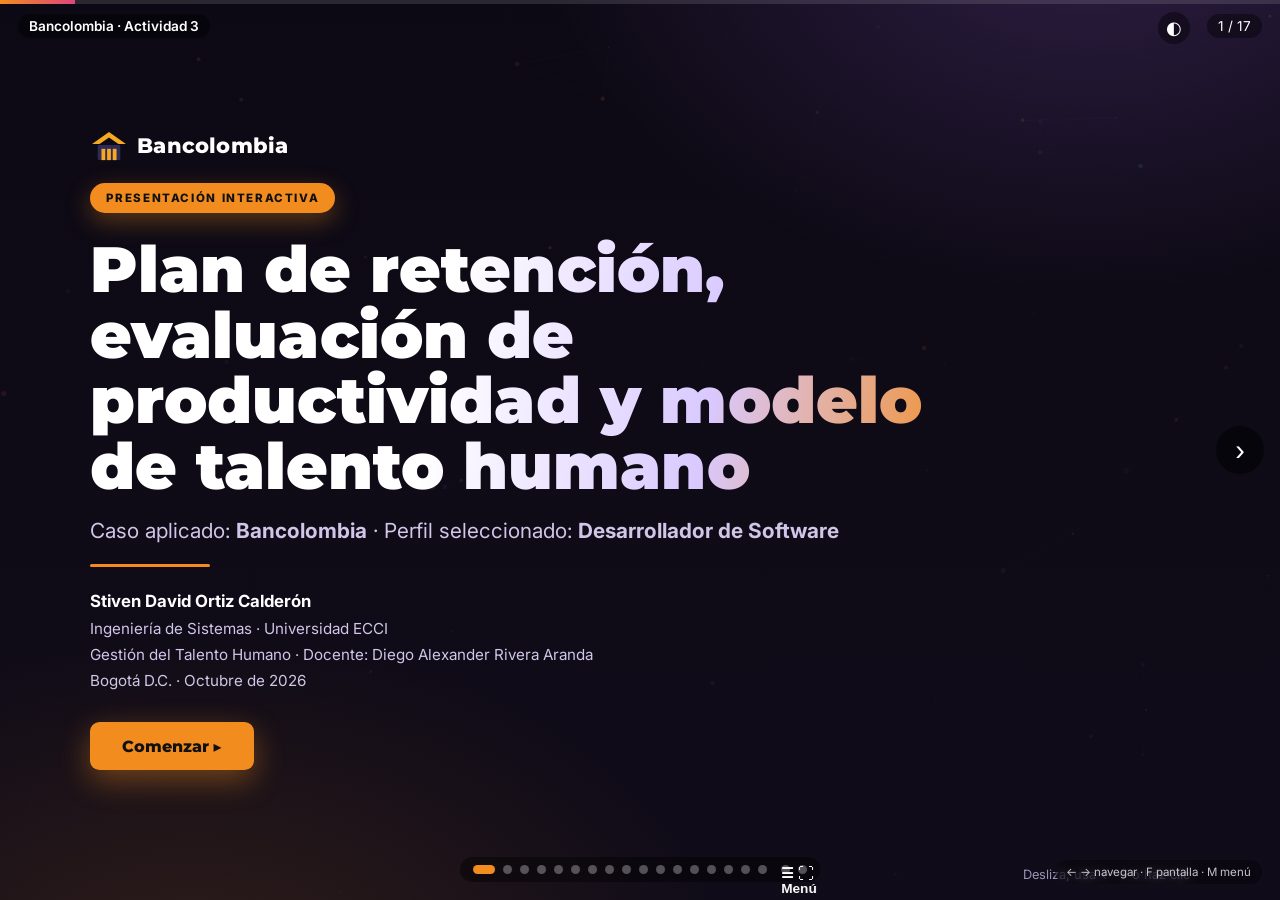
<file: index.html>
<!DOCTYPE html>
<html lang="es">
<head>
  <meta charset="UTF-8" />
  <meta name="viewport" content="width=device-width, initial-scale=1.0" />
  <title>Actividad 3 · Talento Humano · Bancolombia</title>
  <meta name="description" content="Presentación interactiva: plan de retención, evaluación de productividad y modelo de talento humano para Bancolombia. Stiven David Ortiz Calderón, Universidad ECCI." />
  <link rel="preconnect" href="https://fonts.googleapis.com" />
  <link href="https://fonts.googleapis.com/css2?family=Montserrat:wght@400;600;800;900&family=Inter:wght@300;400;500;600&display=swap" rel="stylesheet" />
  <link rel="stylesheet" href="styles.css" />
</head>
<body>

  <!-- Pantalla de carga -->
  <div class="loader" id="loader">
    <div class="loader__ring"></div>
    <p class="loader__txt">Cargando presentación…</p>
  </div>

  <!-- Fondo de partículas -->
  <canvas id="fx"></canvas>

  <!-- HUD -->
  <div class="progress-bar"><span id="progress"></span></div>
  <div class="counter"><span id="current">1</span> / <span id="total">17</span></div>
  <div class="brand">Bancolombia · Actividad 3</div>
  <button class="theme-toggle" id="theme" title="Cambiar tema claro/oscuro">◐</button>

  <main id="deck">

    <!-- 1 PORTADA -->
    <section class="slide slide--dark is-active has-photo" style="--photo:url('https://images.unsplash.com/photo-1486406146926-c627a92ad1ab?w=1600&q=70')">
      <div class="hero">
        <div class="logo anim" aria-label="Bancolombia">
          <svg viewBox="0 0 40 34" width="38" height="32" role="img">
            <path d="M20 2 L38 15 H30 L20 8 L10 15 H2 Z" fill="#F7A823"/>
            <rect x="8" y="16" width="24" height="16" rx="1.5" fill="#2D2A5A"/>
            <rect x="12" y="20" width="4" height="12" fill="#F7A823"/>
            <rect x="18" y="20" width="4" height="12" fill="#F7A823"/>
            <rect x="24" y="20" width="4" height="12" fill="#F7A823"/>
          </svg>
          <span>Bancolombia</span>
        </div>
        <span class="tag anim">PRESENTACIÓN INTERACTIVA</span>
        <h1 class="hero__title anim">Plan de retención, evaluación de productividad y modelo de talento humano</h1>
        <p class="hero__sub anim">Caso aplicado: <b>Bancolombia</b> · Perfil seleccionado: <b>Desarrollador de Software</b></p>
        <div class="hero__line anim"></div>
        <div class="hero__author anim">
          <p class="name">Stiven David Ortiz Calderón</p>
          <p>Ingeniería de Sistemas · Universidad ECCI</p>
          <p>Gestión del Talento Humano · Docente: Diego Alexander Rivera Aranda</p>
          <p>Bogotá D.C. · Octubre de 2026</p>
        </div>
        <button class="btn-start anim" data-goto="1">Comenzar <span>▸</span></button>
      </div>
      <div class="scroll-hint anim">Desliza, usa ← → o haz clic</div>
    </section>

    <!-- 2 MENÚ -->
    <section class="slide slide--dark">
      <span class="kicker anim">Contenido</span>
      <h2 class="title anim">Elige una sección</h2>
      <div class="catalog stagger">
        <button class="cat" data-goto="2" style="--c:#7A4FB5">
          <span class="cat__num">01</span><span class="cat__name">Contexto y perfil</span>
          <span class="cat__desc">La empresa, el cargo y de dónde parte el plan</span><span class="cat__go">Ver ▸</span>
        </button>
        <button class="cat" data-goto="5" style="--c:#F28C1E">
          <span class="cat__num">02</span><span class="cat__name">Modelo de talento</span>
          <span class="cat__desc">El enfoque que usa Bancolombia</span><span class="cat__go">Ver ▸</span>
        </button>
        <button class="cat" data-goto="7" style="--c:#2BB3A3">
          <span class="cat__num">03</span><span class="cat__name">Plan de retención</span>
          <span class="cat__desc">Que el talento clave quiera quedarse</span><span class="cat__go">Ver ▸</span>
        </button>
        <button class="cat" data-goto="13" style="--c:#E0457B">
          <span class="cat__num">04</span><span class="cat__name">Evaluación</span>
          <span class="cat__desc">Cómo medir el desempeño</span><span class="cat__go">Ver ▸</span>
        </button>
      </div>
    </section>

    <!-- 3 CONTEXTO -->
    <section class="slide slide--light">
      <span class="kicker kicker--purple anim">La base del trabajo</span>
      <h2 class="title title--dark anim">La empresa y el cargo</h2>
      <div class="two-col stagger">
        <div class="panel panel--purple">
          <h3>Bancolombia</h3>
          <p>Entidad financiera más grande de Colombia y una de las mayores de América Latina. Su operación depende de la confianza de millones de clientes y del talento que la sostiene.</p>
          <p>El reto no es recibir muchas hojas de vida, sino atraer y conservar perfiles técnicos escasos: desarrollo de software, ciencia de datos y seguridad de la información.</p>
        </div>
        <div class="panel panel--light">
          <span class="mini">Perfil seleccionado · Corte 2</span>
          <h3 class="dark">Desarrollador de Software</h3>
          <ul class="ticks">
            <li>Trabaja en los productos digitales del banco</li>
            <li>Lidera a dos personas a su cargo</li>
            <li>Candidata elegida: Marta Castro</li>
          </ul>
          <div class="bars">
            <div class="bar"><span>Experiencia técnica</span><div class="bar__track"><i data-fill="95" style="--c:#5B2A86"></i></div></div>
            <div class="bar"><span>Liderazgo</span><div class="bar__track"><i data-fill="85" style="--c:#F28C1E"></i></div></div>
            <div class="bar"><span>Aprendizaje continuo</span><div class="bar__track"><i data-fill="90" style="--c:#2BB3A3"></i></div></div>
          </div>
        </div>
      </div>
      <div class="photostrip stagger">
        <figure><img loading="lazy" src="https://images.unsplash.com/photo-1554224155-6726b3ff858f?w=600&q=70" alt="Sector financiero"><figcaption>Banca y finanzas</figcaption></figure>
        <figure><img loading="lazy" src="https://images.unsplash.com/photo-1522071820081-009f0129c71c?w=600&q=70" alt="Equipo de trabajo"><figcaption>Equipos de tecnología</figcaption></figure>
        <figure><img loading="lazy" src="https://images.unsplash.com/photo-1551288049-bebda4e38f71?w=600&q=70" alt="Análisis de datos"><figcaption>Datos y productos digitales</figcaption></figure>
      </div>
    </section>

    <!-- 4 CIFRAS CLAVE (contadores) -->
    <section class="slide slide--dark">
      <span class="kicker kicker--orange anim">Por qué Marta Castro</span>
      <h2 class="title anim">Cifras que respaldan la decisión</h2>
      <p class="lead lead--light anim">Logros medibles de la candidata seleccionada, tomados de su hoja de vida (Corte 2).</p>
      <div class="stats stagger">
        <div class="stat"><span class="stat__n" data-count="10" data-suffix="+">0</span><span class="stat__l">años de experiencia</span></div>
        <div class="stat"><span class="stat__n" data-count="25" data-suffix="%">0</span><span class="stat__l">aumento en ingresos</span></div>
        <div class="stat"><span class="stat__n" data-count="20" data-suffix="%">0</span><span class="stat__l">más satisfacción del cliente</span></div>
        <div class="stat"><span class="stat__n" data-count="10" data-suffix="">0</span><span class="stat__l">personas lideradas</span></div>
      </div>
    </section>

    <!-- 5 DIVISORIA MODELO -->
    <section class="slide slide--dark has-photo photo--side" style="--photo:url('https://images.unsplash.com/photo-1600880292203-757bb62b4baf?w=1200&q=70')">
      <div class="divider">
        <span class="divider__num anim pop">02</span>
        <h2 class="anim">Modelo de talento humano</h2>
        <p class="anim">El enfoque definido para Bancolombia en el primer corte</p>
      </div>
    </section>

    <!-- 6 MODELO CICLO -->
    <section class="slide slide--light">
      <span class="kicker kicker--orange anim">Punto 4 de la actividad</span>
      <h2 class="title title--dark anim">Modelo basado en el ciclo del empleado</h2>
      <p class="lead anim">Bancolombia gestiona su talento como un conjunto de procesos encadenados (Chiavenato, 2020), no como tareas sueltas. Son seis etapas conectadas entre sí.</p>
      <div class="grid6 stagger">
        <div class="step" style="--c:#5B2A86"><span>1</span><b>Reclutamiento</b><em>Atraer perfiles técnicos escasos</em></div>
        <div class="step" style="--c:#F28C1E"><span>2</span><b>Selección</b><em>Escoger idoneidad e integridad</em></div>
        <div class="step" style="--c:#2BB3A3"><span>3</span><b>Inducción</b><em>Integrar y volver productiva a la persona</em></div>
        <div class="step" style="--c:#7A4FB5"><span>4</span><b>Desarrollo</b><em>Cerrar brechas digitales y de liderazgo</em></div>
        <div class="step" style="--c:#E0457B"><span>5</span><b>Retención</b><em>Conservar el talento valioso</em></div>
        <div class="step" style="--c:#C98A1B"><span>6</span><b>Salida</b><em>Cerrar el ciclo con respeto y seguridad</em></div>
      </div>
    </section>

    <!-- 7 DIVISORIA RETENCIÓN -->
    <section class="slide slide--dark has-photo photo--side" style="--photo:url('https://images.unsplash.com/photo-1600880292203-757bb62b4baf?w=1200&q=70')">
      <div class="divider">
        <span class="divider__num anim pop">03</span>
        <h2 class="anim">Plan de retención de personal</h2>
        <p class="anim">Cinco frentes para que el desarrollador de software quiera quedarse</p>
      </div>
    </section>

    <!-- 8 RETENCIÓN RESUMEN -->
    <section class="slide slide--light">
      <span class="kicker kicker--teal anim">Punto 2 de la actividad</span>
      <h2 class="title title--dark anim">Cinco palancas de retención</h2>
      <p class="lead anim">Haz clic en cualquier palanca para ver su detalle.</p>
      <div class="levers stagger">
        <button class="lever" data-goto="8" style="--c:#5B2A86"><span class="lever__i">◆</span><b>Motivación y compromiso</b><em>Propósito, autonomía y aporte visible</em></button>
        <button class="lever" data-goto="9" style="--c:#F28C1E"><span class="lever__i">▲</span><b>Desarrollo y carrera</b><em>Crecimiento, sucesión y liderazgo</em></button>
        <button class="lever" data-goto="10" style="--c:#2BB3A3"><span class="lever__i">★</span><b>Reconocimiento y recompensas</b><em>Compensación, bonos y reconocimiento</em></button>
        <button class="lever" data-goto="11" style="--c:#7A4FB5"><span class="lever__i">⬡</span><b>Flexibilidad laboral</b><em>Híbrido real y equilibrio de vida</em></button>
        <button class="lever" data-goto="12" style="--c:#E0457B"><span class="lever__i">●</span><b>Retroalimentación</b><em>Escuchar y actuar de forma continua</em></button>
      </div>
    </section>

    <!-- 9 DETALLE 1 -->
    <section class="slide slide--light">
      <span class="kicker kicker--purple anim">Retención · Frente 1</span>
      <h2 class="title title--dark anim">Motivación y compromiso</h2>
      <div class="detail stagger">
        <div class="detail__idea" style="--c:#5B2A86"><h3>Que la gente quiera dar lo mejor</h3><p>La motivación de un perfil técnico no es solo el salario: es sentir que su trabajo tiene sentido y que tiene margen para decidir.</p></div>
        <div class="detail__acts">
          <div class="act" style="--c:#5B2A86"><b>Propósito.</b> Conectar cada proyecto con el impacto real en los clientes del banco.</div>
          <div class="act" style="--c:#5B2A86"><b>Autonomía técnica.</b> Dejar que decida cómo resolver, no solo que ejecute órdenes.</div>
          <div class="act" style="--c:#5B2A86"><b>Retos reales.</b> Asignar proyectos que lo saquen de la zona de confort sin quemarlo.</div>
          <div class="act" style="--c:#5B2A86"><b>Voz en las decisiones.</b> Incluirlo en las definiciones técnicas del área.</div>
        </div>
      </div>
    </section>

    <!-- 10 DETALLE 2 -->
    <section class="slide slide--light">
      <span class="kicker kicker--orange anim">Retención · Frente 2</span>
      <h2 class="title title--dark anim">Desarrollo profesional y carrera</h2>
      <div class="detail stagger">
        <div class="detail__idea" style="--c:#F28C1E"><h3>Un camino claro hacia dónde crecer</h3><p>La gente se va cuando no ve futuro. Mostrar una ruta de crecimiento es una de las formas más baratas de retener.</p></div>
        <div class="detail__acts">
          <div class="act" style="--c:#F28C1E"><b>Ruta de carrera.</b> Mapa claro de a dónde puede llegar dentro del banco.</div>
          <div class="act" style="--c:#F28C1E"><b>Plan de sucesión.</b> Prepararlo para cargos clave con anticipación.</div>
          <div class="act" style="--c:#F28C1E"><b>Formación en liderazgo.</b> Capacitarlo para dirigir a las dos personas a su cargo.</div>
          <div class="act" style="--c:#F28C1E"><b>Upskilling continuo.</b> Cursos y certificaciones en tecnologías del banco.</div>
        </div>
      </div>
    </section>

    <!-- 11 DETALLE 3 -->
    <section class="slide slide--light">
      <span class="kicker kicker--teal anim">Retención · Frente 3</span>
      <h2 class="title title--dark anim">Reconocimiento y recompensas</h2>
      <div class="detail stagger">
        <div class="detail__idea" style="--c:#2BB3A3"><h3>Que el buen trabajo se note y se premie</h3><p>Reconocer no es solo dinero. Combina recompensa económica con reconocimiento visible del aporte.</p></div>
        <div class="detail__acts">
          <div class="act" style="--c:#2BB3A3"><b>Compensación competitiva.</b> Revisión periódica del salario frente al mercado.</div>
          <div class="act" style="--c:#2BB3A3"><b>Bonos por resultados.</b> Incentivos ligados a metas de proyecto cumplidas.</div>
          <div class="act" style="--c:#2BB3A3"><b>Reconocimiento público.</b> Destacar logros en espacios del equipo y del área.</div>
          <div class="act" style="--c:#2BB3A3"><b>Beneficios flexibles.</b> Paquete que la persona arma según lo que valora.</div>
        </div>
      </div>
    </section>

    <!-- 12 DETALLE 4 -->
    <section class="slide slide--light">
      <span class="kicker kicker--purple anim">Retención · Frente 4</span>
      <h2 class="title title--dark anim">Políticas de flexibilidad laboral</h2>
      <div class="detail stagger">
        <div class="detail__idea" style="--c:#7A4FB5"><h3>Equilibrio real entre vida y trabajo</h3><p>Bancolombia ya promueve el trabajo híbrido. Volverlo política real, no beneficio ocasional, es clave para retener.</p></div>
        <div class="detail__acts">
          <div class="act" style="--c:#7A4FB5"><b>Trabajo híbrido.</b> Combinar presencial y remoto de forma estable.</div>
          <div class="act" style="--c:#7A4FB5"><b>Horario flexible.</b> Entregar por resultados, no por horas de silla.</div>
          <div class="act" style="--c:#7A4FB5"><b>Desconexión laboral.</b> Respetar el tiempo personal fuera de jornada.</div>
          <div class="act" style="--c:#7A4FB5"><b>Bienestar integral.</b> Apoyo en salud física y mental del colaborador.</div>
        </div>
      </div>
    </section>

    <!-- 13 DETALLE 5 -->
    <section class="slide slide--light">
      <span class="kicker anim" style="color:#E0457B">Retención · Frente 5</span>
      <h2 class="title title--dark anim">Mecanismos de retroalimentación</h2>
      <div class="detail stagger">
        <div class="detail__idea" style="--c:#E0457B"><h3>Escuchar y, sobre todo, actuar</h3><p>No basta con preguntar: la gente se desmotiva si siente que su opinión no cambia nada.</p></div>
        <div class="detail__acts">
          <div class="act" style="--c:#E0457B"><b>Uno a uno frecuente.</b> Conversaciones periódicas jefe-colaborador.</div>
          <div class="act" style="--c:#E0457B"><b>Encuestas de clima.</b> Medir cómo se siente el equipo con regularidad.</div>
          <div class="act" style="--c:#E0457B"><b>Canal siempre abierto.</b> Un medio para dar ideas o reportar problemas.</div>
          <div class="act" style="--c:#E0457B"><b>Acción visible.</b> Mostrar qué cambios surgieron de lo que se escuchó.</div>
        </div>
      </div>
    </section>

    <!-- 14 EVALUACIÓN -->
    <section class="slide slide--light">
      <span class="kicker kicker--orange anim">Punto 3 de la actividad</span>
      <h2 class="title title--dark anim">Cómo evaluamos la productividad</h2>
      <div class="cols3 stagger">
        <div class="colcard"><header style="--c:#F28C1E">Métodos y herramientas</header>
          <ul><li>Objetivos por resultados (OKR)</li><li>Evaluación 360 grados</li><li>Indicadores de desempeño (KPI)</li><li>Tableros de seguimiento</li></ul></div>
        <div class="colcard"><header style="--c:#2BB3A3">Frecuencia</header>
          <ul><li>Seguimiento semanal breve (1 a 1)</li><li>Revisión de avances mensual</li><li>Evaluación formal trimestral</li><li>Balance anual de desempeño</li></ul></div>
        <div class="colcard"><header style="--c:#7A4FB5">Retroalimentación</header>
          <ul><li>Conversación de doble vía</li><li>Enfocada en mejorar, no en castigar</li><li>Plan de acción con metas claras</li><li>Seguimiento al acuerdo pactado</li></ul></div>
      </div>
    </section>

    <!-- 15 CRONOGRAMA (timeline) -->
    <section class="slide slide--light">
      <span class="kicker kicker--purple anim">Complemento · Plan de capacitación</span>
      <h2 class="title title--dark anim">Cronograma de los primeros 6 meses</h2>
      <div class="timeline stagger">
        <div class="tl" style="--c:#5B2A86"><span class="tl__dot"></span><b>Semana 1-2</b><em>Bienvenida, cultura y código de ética. Mentor asignado.</em></div>
        <div class="tl" style="--c:#F28C1E"><span class="tl__dot"></span><b>Semana 3-4</b><em>Seguridad de la información y protección de datos.</em></div>
        <div class="tl" style="--c:#2BB3A3"><span class="tl__dot"></span><b>Mes 2</b><em>Herramientas de desarrollo y estándares internos.</em></div>
        <div class="tl" style="--c:#7A4FB5"><span class="tl__dot"></span><b>Mes 3</b><em>Aprendizaje en el puesto con acompañamiento.</em></div>
        <div class="tl" style="--c:#E0457B"><span class="tl__dot"></span><b>Mes 4</b><em>Módulo de liderazgo y gestión de equipos.</em></div>
        <div class="tl" style="--c:#C98A1B"><span class="tl__dot"></span><b>Mes 5-6</b><em>Trabajo autónomo con evaluación de desempeño.</em></div>
      </div>
    </section>

    <!-- 16 CONCLUSIÓN -->
    <section class="slide slide--dark has-photo" style="--photo:url('https://images.unsplash.com/photo-1521737604893-d14cc237f11d?w=1600&q=70')">
      <span class="kicker kicker--orange anim">En resumen</span>
      <h2 class="title anim">Del dicho al hecho</h2>
      <p class="lead lead--light anim">Un modelo de talento sólido necesita que la retención y la evaluación funcionen juntas. Retener sin medir deja decisiones a ciegas; medir sin retener ahuyenta al talento que ya costó conseguir.</p>
      <div class="take stagger">
        <div class="take__c" style="--c:#F28C1E"><b>Retención</b><em>Cinco palancas conectadas con la propuesta de valor del banco</em></div>
        <div class="take__c" style="--c:#2BB3A3"><b>Evaluación</b><em>Métodos claros, frecuencia definida y retroalimentación útil</em></div>
        <div class="take__c" style="--c:#7A4FB5"><b>Modelo</b><em>El ciclo del empleado como hilo conductor de toda la gestión</em></div>
      </div>
      <button class="btn-start anim" data-goto="0" style="margin-top:1.8rem">↺ Volver al inicio</button>
    </section>

    <!-- 17 REFERENCIAS -->
    <section class="slide slide--light">
      <span class="kicker kicker--purple anim">Normas APA 7</span>
      <h2 class="title title--dark anim">Referencias</h2>
      <ul class="refs stagger">
        <li>Bancolombia. (2024). <i>Cultura organizacional centrada en las personas: liderazgo sostenible</i>. Capital Inteligente.</li>
        <li>Chiavenato, I. (2020). <i>Gestión del talento humano: el nuevo papel de los recursos humanos en las organizaciones</i> (5.ª ed.). McGraw-Hill.</li>
        <li>Grupo Bancolombia. (2024). <i>Modelo de sostenibilidad</i>. https://www.grupobancolombia.com</li>
        <li>Restrepo de Ocampo, L. S., Ladino Torres, A. M., &amp; Orozco Arias, D. C. (2008). Modelo de reclutamiento y selección de talento humano por competencias para niveles directivos. <i>Scientia et Technica, 14</i>(39), 286-291.</li>
        <li>Universidad ECCI. (2026). <i>Actividad No. 3. Gestión del talento humano</i> [Material del aula virtual]. Plataforma Moodle.</li>
      </ul>
      <p class="foot anim">Presentación elaborada para la Actividad No. 3 · Stiven David Ortiz Calderón · Ingeniería de Sistemas, Universidad ECCI</p>
    </section>

  </main>

  <button class="nav nav--prev" id="prev" aria-label="Anterior">‹</button>
  <button class="nav nav--next" id="next" aria-label="Siguiente">›</button>

  <div class="dots" id="dots"></div>
  <div class="help">← → navegar · F pantalla · M menú</div>

  <script src="script.js"></script>
</body>
</html>
</file>
<file: styles.css>
/* ============ Actividad 3 · Bancolombia · versión pro ============ */
:root{
  --p:#5B2A86; --o:#F28C1E; --pl:#7A4FB5; --teal:#2BB3A3; --mag:#E0457B; --gold:#C98A1B;
  --ink:#120d1c; --ink2:#1A1433; --lila:#F4F1FA; --grey:#6B6480; --white:#fff;
  --light-bg:#fafafe; --light-card:#F4F1FA; --light-ink:#120d1c; --light-grey:#6B6480;
  --head:'Montserrat',system-ui,sans-serif; --body:'Inter',system-ui,sans-serif;
}
/* modo claro forzado (toggle) para las diapositivas oscuras */
body.theme-light .slide--dark{--ink:#f3eefc;--ink2:#ece4fb}
*{margin:0;padding:0;box-sizing:border-box}
html,body{height:100%}
body{font-family:var(--body);background:#000;color:#fff;overflow:hidden}

/* ---------- loader ---------- */
.loader{position:fixed;inset:0;z-index:200;background:var(--ink);display:flex;flex-direction:column;align-items:center;justify-content:center;gap:1.2rem;transition:opacity .5s}
.loader.hide{opacity:0;pointer-events:none}
.loader__ring{width:54px;height:54px;border-radius:50%;border:4px solid rgba(255,255,255,.12);border-top-color:var(--o);animation:spin .8s linear infinite}
.loader__txt{color:#CFC6E8;font-size:.9rem;letter-spacing:.05em}
@keyframes spin{to{transform:rotate(360deg)}}

/* ---------- canvas partículas ---------- */
#fx{position:fixed;inset:0;z-index:0;pointer-events:none}

/* ---------- diapositiva base ---------- */
.slide{position:fixed;inset:0;display:none;flex-direction:column;justify-content:center;padding:7vh 7vw;overflow:hidden;opacity:0;z-index:1}
.slide.is-active{display:flex;opacity:1;z-index:2}
.slide--dark{background:transparent;color:#fff}
.slide--light{background:var(--light-bg);color:var(--light-ink)}
.slide--dark::before{content:"";position:absolute;inset:0;z-index:-1;
  background:
    radial-gradient(900px 600px at 15% 110%, rgba(242,140,30,.16), transparent 60%),
    radial-gradient(1000px 700px at 85% -10%, rgba(123,79,181,.32), transparent 55%),
    var(--ink2);
  background-size:140% 140%;animation:bgfloat 20s ease-in-out infinite alternate}
@keyframes bgfloat{0%{background-position:0% 0%}100%{background-position:100% 100%}}
.slide--light::before{content:"";position:absolute;inset:0;z-index:-1;opacity:.5;
  background-image:radial-gradient(rgba(91,42,134,.07) 1px,transparent 1px);background-size:26px 26px}
.slide>*{position:relative;z-index:1}

/* ---------- animaciones ---------- */
@keyframes rise{from{opacity:0;transform:translateY(26px)}to{opacity:1;transform:none}}
@keyframes pop{from{opacity:0;transform:scale(.9)}to{opacity:1;transform:none}}
.slide.is-active .anim{animation:rise .6s cubic-bezier(.2,.7,.2,1) both}
.slide.is-active .anim.pop{animation:pop .5s cubic-bezier(.2,.7,.2,1) both}
.slide.is-active .anim:nth-child(1){animation-delay:.05s}
.slide.is-active .anim:nth-child(2){animation-delay:.14s}
.slide.is-active .anim:nth-child(3){animation-delay:.22s}
.slide.is-active .anim:nth-child(4){animation-delay:.30s}
.slide.is-active .stagger>*{animation:rise .55s cubic-bezier(.2,.7,.2,1) both}
.slide.is-active .stagger>*:nth-child(1){animation-delay:.18s}
.slide.is-active .stagger>*:nth-child(2){animation-delay:.27s}
.slide.is-active .stagger>*:nth-child(3){animation-delay:.36s}
.slide.is-active .stagger>*:nth-child(4){animation-delay:.45s}
.slide.is-active .stagger>*:nth-child(5){animation-delay:.54s}
.slide.is-active .stagger>*:nth-child(6){animation-delay:.63s}
@media(prefers-reduced-motion:reduce){*{animation:none!important}}

/* ---------- tipografía ---------- */
.kicker{font-weight:600;letter-spacing:.18em;font-size:.8rem;text-transform:uppercase;color:var(--o);margin-bottom:.6rem}
.kicker--purple{color:var(--p)} .kicker--orange{color:var(--o)} .kicker--teal{color:var(--teal)}
.title{font-family:var(--head);font-weight:900;font-size:clamp(1.8rem,4vw,3rem);line-height:1.05;color:#fff;margin-bottom:1.3rem}
.title--dark{color:var(--light-ink)}
.lead{max-width:62ch;color:var(--grey);font-size:1rem;margin-bottom:1.5rem}
.lead--light{color:#CFC6E8;max-width:72ch}

/* ---------- portada ---------- */
.hero{max-width:62rem}
.tag{display:inline-block;background:var(--o);color:#111;font-weight:800;font-size:.72rem;letter-spacing:.14em;padding:.5rem 1rem;border-radius:2rem;margin-bottom:1.5rem;box-shadow:0 8px 24px rgba(242,140,30,.35)}
.hero__title{font-family:var(--head);font-weight:900;font-size:clamp(2rem,5.2vw,4rem);line-height:1.03;max-width:20ch;margin-bottom:1.1rem;background:linear-gradient(100deg,#fff 40%,#d9c9ff 70%,var(--o));-webkit-background-clip:text;background-clip:text;color:transparent}
.hero__sub{font-size:clamp(1rem,2vw,1.3rem);color:#CFC6E8;margin-bottom:1.3rem}
.hero__line{width:120px;height:3px;background:var(--o);margin-bottom:1.3rem;border-radius:2px}
.hero__author{color:#CFC6E8;line-height:1.7;font-size:.95rem}
.hero__author .name{color:#fff;font-weight:700;font-size:1.05rem}
.btn-start{margin-top:1.8rem;background:var(--o);color:#111;border:none;cursor:pointer;font-family:var(--head);font-weight:800;font-size:1rem;padding:.9rem 2rem;border-radius:.6rem;transition:transform .2s,box-shadow .2s;box-shadow:0 10px 30px rgba(242,140,30,.4)}
.btn-start span{display:inline-block;transition:transform .2s}
.btn-start:hover{transform:translateY(-3px);box-shadow:0 16px 40px rgba(242,140,30,.55)}
.btn-start:hover span{transform:translateX(5px)}
.scroll-hint{position:absolute;bottom:1.1rem;right:7vw;color:#9b93b5;font-size:.8rem;animation:bob 1.8s ease-in-out infinite}
@keyframes bob{0%,100%{transform:translateY(0);opacity:.6}50%{transform:translateY(5px);opacity:1}}

/* ---------- catálogo ---------- */
.catalog{display:grid;grid-template-columns:repeat(4,1fr);gap:1.2rem;margin-top:1rem}
.cat{position:relative;text-align:left;cursor:pointer;border:1px solid rgba(255,255,255,.07);border-radius:1rem;background:linear-gradient(160deg,#2a1f52,#191230);color:#fff;padding:1.6rem 1.3rem;min-height:13rem;display:flex;flex-direction:column;gap:.5rem;overflow:hidden;transition:transform .35s cubic-bezier(.2,.7,.2,1),box-shadow .35s}
.cat::after{content:"";position:absolute;inset:0;background:radial-gradient(400px 200px at 50% -20%,var(--c),transparent 70%);opacity:0;transition:opacity .35s}
.cat::before{content:"";position:absolute;inset:0 0 auto 0;height:5px;background:var(--c)}
.cat__num{font-family:var(--head);font-weight:900;font-size:2.7rem;color:var(--c);line-height:1}
.cat__name{font-weight:700;font-size:1.1rem;margin-top:auto}
.cat__desc{font-size:.82rem;color:#b7b0cf}
.cat__go{font-size:.75rem;color:var(--c);font-weight:700;opacity:0;transform:translateY(6px);transition:.3s}
.cat:hover{transform:translateY(-10px) scale(1.04);box-shadow:0 26px 48px rgba(0,0,0,.55);z-index:3}
.cat:hover::after{opacity:.25}
.cat:hover .cat__go{opacity:1;transform:none}

/* ---------- cifras ---------- */
.stats{display:grid;grid-template-columns:repeat(4,1fr);gap:1.2rem;margin-top:1rem}
.stat{background:rgba(255,255,255,.04);border:1px solid rgba(255,255,255,.08);border-radius:1rem;padding:1.8rem 1.2rem;text-align:center;transition:transform .3s,background .3s}
.stat:hover{transform:translateY(-8px);background:rgba(255,255,255,.08)}
.stat__n{display:block;font-family:var(--head);font-weight:900;font-size:clamp(2.4rem,5vw,3.4rem);line-height:1;background:linear-gradient(120deg,var(--o),var(--mag));-webkit-background-clip:text;background-clip:text;color:transparent}
.stat__l{display:block;margin-top:.6rem;color:#CFC6E8;font-size:.9rem}

/* ---------- dos columnas + barras ---------- */
.two-col{display:grid;grid-template-columns:1fr 1fr;gap:1.5rem}
.panel{border-radius:1rem;padding:1.8rem;transition:transform .35s,box-shadow .35s}
.panel:hover{transform:translateY(-6px);box-shadow:0 20px 40px rgba(91,42,134,.22)}
.panel--purple{background:linear-gradient(155deg,#6a3399,var(--p));color:#fff}
.panel--purple h3{font-family:var(--head);font-size:1.5rem;margin-bottom:1rem}
.panel--purple p{color:#EDE7F8;margin-bottom:.9rem;line-height:1.55}
.panel--light{background:var(--light-card)}
.mini{color:var(--o);font-weight:700;font-size:.85rem}
.panel--light h3.dark{font-family:var(--head);color:var(--light-ink);font-size:1.5rem;margin:.3rem 0 1rem}
.ticks{list-style:none;display:flex;flex-direction:column;gap:.55rem;margin-bottom:1.2rem}
.ticks li{position:relative;padding-left:1.6rem;color:var(--light-ink);line-height:1.4}
.ticks li::before{content:"";position:absolute;left:0;top:.45em;width:.7rem;height:.7rem;border-radius:50%;background:var(--o)}
.bars{display:flex;flex-direction:column;gap:.7rem}
.bar span{font-size:.82rem;color:var(--light-grey);display:block;margin-bottom:.25rem}
.bar__track{height:9px;background:rgba(91,42,134,.12);border-radius:6px;overflow:hidden}
.bar__track i{display:block;height:100%;width:0;border-radius:6px;background:var(--c);transition:width 1.1s cubic-bezier(.2,.7,.2,1)}

/* ---------- divisorias ---------- */
.divider{max-width:62rem}
.divider__num{display:inline-block;background:var(--o);color:#111;font-family:var(--head);font-weight:900;font-size:1.1rem;padding:.3rem 1rem;border-radius:2rem;margin-bottom:1.2rem}
.divider h2{font-family:var(--head);font-weight:900;font-size:clamp(2rem,5vw,3.4rem);margin-bottom:.8rem}
.divider p{color:#CFC6E8;font-size:1.15rem}

/* ---------- grid 6 ---------- */
.grid6{display:grid;grid-template-columns:repeat(3,1fr);gap:1rem}
.step{background:var(--light-card);border-radius:.9rem;padding:1.1rem 1.1rem 1.1rem 4rem;position:relative;min-height:5.2rem;display:flex;flex-direction:column;justify-content:center;transition:transform .3s,box-shadow .3s}
.step span{position:absolute;left:1rem;top:50%;transform:translateY(-50%);width:2.4rem;height:2.4rem;border-radius:50%;background:var(--c);color:#fff;font-family:var(--head);font-weight:900;display:grid;place-items:center;font-size:1.2rem;box-shadow:0 6px 16px color-mix(in srgb,var(--c) 45%,transparent)}
.step b{color:var(--light-ink);font-size:1.05rem}
.step em{color:var(--light-grey);font-style:normal;font-size:.82rem;margin-top:.2rem}
.step:hover{transform:translateY(-6px);box-shadow:0 16px 30px rgba(0,0,0,.14)}

/* ---------- palancas ---------- */
.levers{display:grid;grid-template-columns:repeat(3,1fr);gap:1rem}
.lever{text-align:left;cursor:pointer;border:none;background:var(--light-card);border-radius:.9rem;padding:1.3rem 1.3rem 1.3rem 1.6rem;position:relative;overflow:hidden;transition:transform .3s cubic-bezier(.2,.7,.2,1),box-shadow .3s;min-height:6rem}
.lever::before{content:"";position:absolute;left:0;top:0;bottom:0;width:6px;background:var(--c);transition:width .3s}
.lever__i{position:absolute;right:1rem;top:1rem;color:var(--c);font-size:1.1rem;opacity:.5}
.lever b{display:block;color:var(--light-ink);font-size:1.05rem;margin-bottom:.3rem}
.lever em{font-style:normal;color:var(--light-grey);font-size:.85rem}
.lever:hover{transform:translateY(-7px) scale(1.02);box-shadow:0 20px 38px rgba(0,0,0,.16)}
.lever:hover::before{width:10px}

/* ---------- detalle ---------- */
.detail{display:grid;grid-template-columns:.9fr 1.3fr;gap:1.5rem}
.detail__idea{background:linear-gradient(155deg,color-mix(in srgb,var(--c) 85%,#fff),var(--c));color:#fff;border-radius:1rem;padding:1.8rem;box-shadow:0 18px 40px color-mix(in srgb,var(--c) 30%,transparent)}
.detail__idea h3{font-family:var(--head);font-size:1.4rem;margin-bottom:.9rem;line-height:1.15}
.detail__idea p{color:rgba(255,255,255,.93);line-height:1.6}
.detail__acts{display:flex;flex-direction:column;gap:.7rem}
.act{background:var(--light-card);border-radius:.7rem;padding:1rem 1.2rem 1rem 1.7rem;color:var(--light-grey);line-height:1.45;position:relative;transition:transform .25s,box-shadow .25s}
.act::before{content:"";position:absolute;left:.75rem;top:1.25rem;width:.55rem;height:.55rem;border-radius:50%;background:var(--c)}
.act b{color:var(--light-ink)}
.act:hover{transform:translateX(8px);box-shadow:0 10px 22px rgba(0,0,0,.1)}

/* ---------- evaluación ---------- */
.cols3{display:grid;grid-template-columns:repeat(3,1fr);gap:1.2rem}
.colcard{background:var(--light-card);border-radius:1rem;overflow:hidden;transition:transform .3s,box-shadow .3s}
.colcard:hover{transform:translateY(-8px);box-shadow:0 22px 40px rgba(0,0,0,.16)}
.colcard header{background:var(--c);color:#fff;font-family:var(--head);font-weight:700;padding:1rem 1.3rem;font-size:1.05rem}
.colcard ul{list-style:none;padding:1.2rem 1.3rem;display:flex;flex-direction:column;gap:.85rem}
.colcard li{position:relative;padding-left:1.4rem;color:var(--light-ink);line-height:1.4}
.colcard li::before{content:"";position:absolute;left:0;top:.5em;width:.55rem;height:.55rem;border-radius:50%;background:var(--c)}

/* ---------- timeline ---------- */
.timeline{display:grid;grid-template-columns:repeat(3,1fr);gap:1.2rem 1.5rem;position:relative}
.tl{position:relative;background:var(--light-card);border-radius:.9rem;padding:1.2rem 1.2rem 1.2rem 1.4rem;border-left:4px solid var(--c);transition:transform .3s,box-shadow .3s}
.tl__dot{position:absolute;left:-9px;top:1.4rem;width:14px;height:14px;border-radius:50%;background:var(--c);box-shadow:0 0 0 4px #fff}
.tl b{display:block;color:var(--light-ink);font-size:1rem;margin-bottom:.25rem}
.tl em{font-style:normal;color:var(--light-grey);font-size:.85rem;line-height:1.4}
.tl:hover{transform:translateY(-6px);box-shadow:0 16px 30px rgba(0,0,0,.14)}

/* ---------- cierre ---------- */
.take{display:grid;grid-template-columns:repeat(3,1fr);gap:1.2rem;margin-top:2rem}
.take__c{background:rgba(255,255,255,.04);border:1px solid rgba(255,255,255,.08);border-radius:1rem;padding:1.6rem;border-top:4px solid var(--c);transition:transform .3s,background .3s}
.take__c b{display:block;font-family:var(--head);font-size:1.25rem;margin-bottom:.5rem;color:#fff}
.take__c em{font-style:normal;color:#CFC6E8;font-size:.9rem}
.take__c:hover{transform:translateY(-7px);background:rgba(255,255,255,.07)}

/* ---------- referencias ---------- */
.refs{list-style:none;max-width:82ch;display:flex;flex-direction:column;gap:1rem;margin-top:.5rem}
.refs li{position:relative;padding-left:1.5rem;color:var(--light-ink);line-height:1.5;font-size:.95rem}
.refs li::before{content:"";position:absolute;left:0;top:.5em;width:.5rem;height:.5rem;border-radius:50%;background:var(--p)}
.foot{margin-top:2rem;color:var(--light-grey);font-size:.82rem;font-style:italic}

/* ---------- HUD ---------- */
.progress-bar{position:fixed;top:0;left:0;right:0;height:4px;background:rgba(255,255,255,.12);z-index:50}
.progress-bar span{display:block;height:100%;width:0;background:linear-gradient(90deg,var(--o),var(--mag));transition:width .5s cubic-bezier(.2,.7,.2,1)}
.counter{position:fixed;top:14px;right:18px;z-index:50;font-size:.85rem;color:#fff;background:rgba(0,0,0,.4);padding:.25rem .7rem;border-radius:1rem;backdrop-filter:blur(6px)}
.brand{position:fixed;top:14px;left:18px;z-index:50;font-size:.85rem;font-weight:600;color:#fff;background:rgba(0,0,0,.4);padding:.25rem .7rem;border-radius:1rem;backdrop-filter:blur(6px)}
.theme-toggle{position:fixed;top:12px;right:90px;z-index:50;width:2rem;height:2rem;border:none;cursor:pointer;border-radius:50%;background:rgba(0,0,0,.4);color:#fff;font-size:1.1rem;backdrop-filter:blur(6px);transition:transform .2s,background .2s}
.theme-toggle:hover{background:var(--o);color:#111;transform:rotate(180deg)}
.nav{position:fixed;top:50%;transform:translateY(-50%);z-index:50;width:3rem;height:3rem;border:none;cursor:pointer;border-radius:50%;background:rgba(0,0,0,.45);color:#fff;font-size:1.8rem;line-height:1;display:grid;place-items:center;backdrop-filter:blur(6px);transition:background .2s,transform .2s}
.nav:hover{background:var(--o);color:#111;transform:translateY(-50%) scale(1.1)}
.nav--prev{left:16px} .nav--next{right:16px}
.dots{position:fixed;bottom:18px;left:50%;transform:translateX(-50%);z-index:50;display:flex;gap:.5rem;align-items:center;background:rgba(0,0,0,.4);padding:.5rem .8rem;border-radius:2rem;backdrop-filter:blur(6px)}
.dots button{width:9px;height:9px;border-radius:50%;border:none;background:rgba(255,255,255,.3);cursor:pointer;padding:0;transition:transform .2s,background .2s}
.dots button:hover{background:rgba(255,255,255,.7);transform:scale(1.3)}
.dots button.on{background:var(--o);width:22px;border-radius:5px}
.home{margin-left:.4rem;border:none;cursor:pointer;background:transparent;color:#fff;font-size:.85rem;font-weight:600;padding:0 .3rem}
.home:hover{color:var(--o)}
.fsbtn{border:none;cursor:pointer;background:transparent;color:#fff;font-size:1rem;padding:0 .2rem}
.fsbtn:hover{color:var(--o)}
.help{position:fixed;bottom:16px;right:18px;z-index:50;color:#fff;font-size:.72rem;background:rgba(0,0,0,.4);padding:.3rem .7rem;border-radius:1rem;backdrop-filter:blur(6px);opacity:.75}

/* ---------- responsive ---------- */
@media(max-width:900px){
  .catalog,.grid6,.levers,.cols3,.take,.stats,.timeline{grid-template-columns:1fr 1fr}
  .two-col,.detail{grid-template-columns:1fr}
  .slide{padding:9vh 6vw}
  .help,.scroll-hint{display:none}
}
@media(max-width:560px){
  .catalog,.grid6,.levers,.cols3,.take,.stats,.timeline{grid-template-columns:1fr}
  .nav{width:2.4rem;height:2.4rem;font-size:1.4rem}
  .counter,.brand{font-size:.72rem}
  .theme-toggle{right:78px}
}

/* ============ IMÁGENES ============ */
/* logo Bancolombia en portada */
.logo{display:flex;align-items:center;gap:.6rem;margin-bottom:1.3rem}
.logo span{font-family:var(--head);font-weight:800;font-size:1.3rem;color:#fff;letter-spacing:.01em}

/* foto de fondo en diapositivas oscuras */
.has-photo::after{content:"";position:absolute;inset:0;z-index:-1;background-image:var(--photo);
  background-size:cover;background-position:center;opacity:.16;mix-blend-mode:luminosity}
.has-photo::before{background:
  radial-gradient(900px 600px at 15% 110%, rgba(242,140,30,.14), transparent 60%),
  radial-gradient(1000px 700px at 85% -10%, rgba(123,79,181,.30), transparent 55%),
  linear-gradient(180deg, rgba(18,13,28,.72), rgba(18,13,28,.88)) !important}
/* variante: foto fuerte a un lado (divisorias) */
.photo--side::after{opacity:.5;mix-blend-mode:normal;
  -webkit-mask-image:linear-gradient(90deg,transparent 48%,#000 100%);
  mask-image:linear-gradient(90deg,transparent 48%,#000 100%)}

/* tira de fotos del contexto */
.photostrip{display:grid;grid-template-columns:repeat(3,1fr);gap:1rem;margin-top:1.4rem}
.photostrip figure{position:relative;border-radius:.9rem;overflow:hidden;box-shadow:0 12px 28px rgba(0,0,0,.14);cursor:pointer}
.photostrip img{width:100%;height:9.5rem;object-fit:cover;display:block;transition:transform .5s cubic-bezier(.2,.7,.2,1)}
.photostrip figcaption{position:absolute;left:0;right:0;bottom:0;padding:.9rem .8rem .55rem;font-size:.8rem;font-weight:600;color:#fff;
  background:linear-gradient(0deg,rgba(0,0,0,.72),transparent)}
.photostrip figure:hover img{transform:scale(1.08)}

@media(max-width:900px){
  .photostrip{grid-template-columns:1fr 1fr}
  .photostrip img{height:8rem}
  .photo--side::after{opacity:.22}
}
@media(max-width:560px){.photostrip{grid-template-columns:1fr}}
</file>
